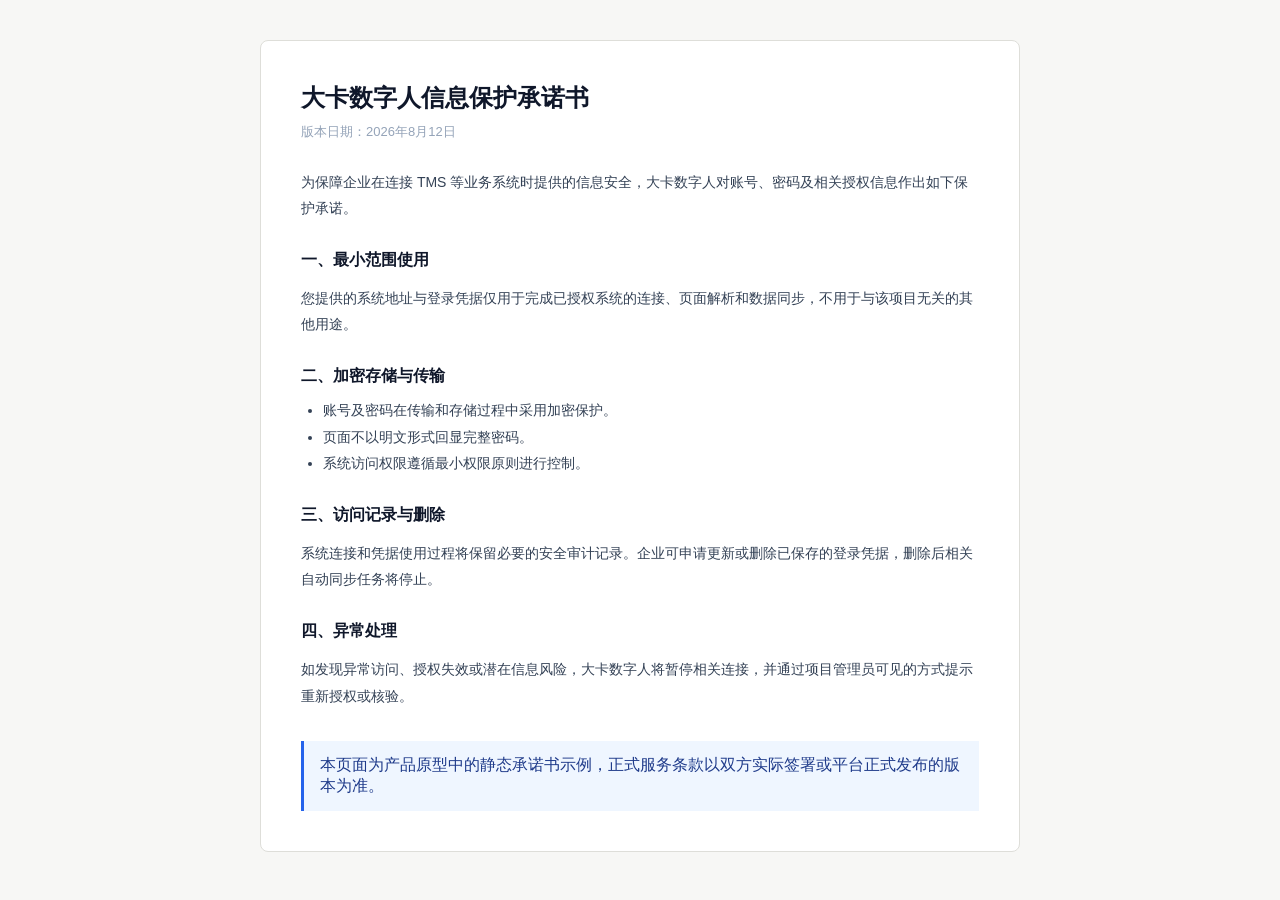
<file: legal/information-protection-commitment.html>
<!doctype html>
<html lang="zh-CN">
  <head>
    <meta charset="UTF-8" />
    <meta name="viewport" content="width=device-width, initial-scale=1.0" />
    <title>大卡数字人信息保护承诺书</title>
    <style>
      * { box-sizing: border-box; }
      body { margin: 0; background: #f7f7f5; color: #334155; font-family: -apple-system, BlinkMacSystemFont, "Segoe UI", sans-serif; }
      main { width: min(760px, calc(100% - 32px)); margin: 40px auto; border: 1px solid #deded9; border-radius: 8px; background: #fff; padding: 40px; }
      h1 { margin: 0 0 8px; color: #0f172a; font-size: 24px; line-height: 1.4; }
      .meta { margin-bottom: 28px; color: #94a3b8; font-size: 13px; }
      h2 { margin: 28px 0 10px; color: #0f172a; font-size: 16px; }
      p, li { font-size: 14px; line-height: 1.9; }
      ul { margin: 0; padding-left: 22px; }
      .note { margin-top: 32px; border-left: 3px solid #2563eb; background: #eff6ff; padding: 14px 16px; color: #1e3a8a; }
      @media (max-width: 640px) { main { margin: 16px auto; padding: 24px; } }
    </style>
  </head>
  <body>
    <main>
      <h1>大卡数字人信息保护承诺书</h1>
      <div class="meta">版本日期：2026年8月12日</div>
      <p>为保障企业在连接 TMS 等业务系统时提供的信息安全，大卡数字人对账号、密码及相关授权信息作出如下保护承诺。</p>
      <h2>一、最小范围使用</h2>
      <p>您提供的系统地址与登录凭据仅用于完成已授权系统的连接、页面解析和数据同步，不用于与该项目无关的其他用途。</p>
      <h2>二、加密存储与传输</h2>
      <ul>
        <li>账号及密码在传输和存储过程中采用加密保护。</li>
        <li>页面不以明文形式回显完整密码。</li>
        <li>系统访问权限遵循最小权限原则进行控制。</li>
      </ul>
      <h2>三、访问记录与删除</h2>
      <p>系统连接和凭据使用过程将保留必要的安全审计记录。企业可申请更新或删除已保存的登录凭据，删除后相关自动同步任务将停止。</p>
      <h2>四、异常处理</h2>
      <p>如发现异常访问、授权失效或潜在信息风险，大卡数字人将暂停相关连接，并通过项目管理员可见的方式提示重新授权或核验。</p>
      <div class="note">本页面为产品原型中的静态承诺书示例，正式服务条款以双方实际签署或平台正式发布的版本为准。</div>
    </main>
  </body>
</html>
</file>
